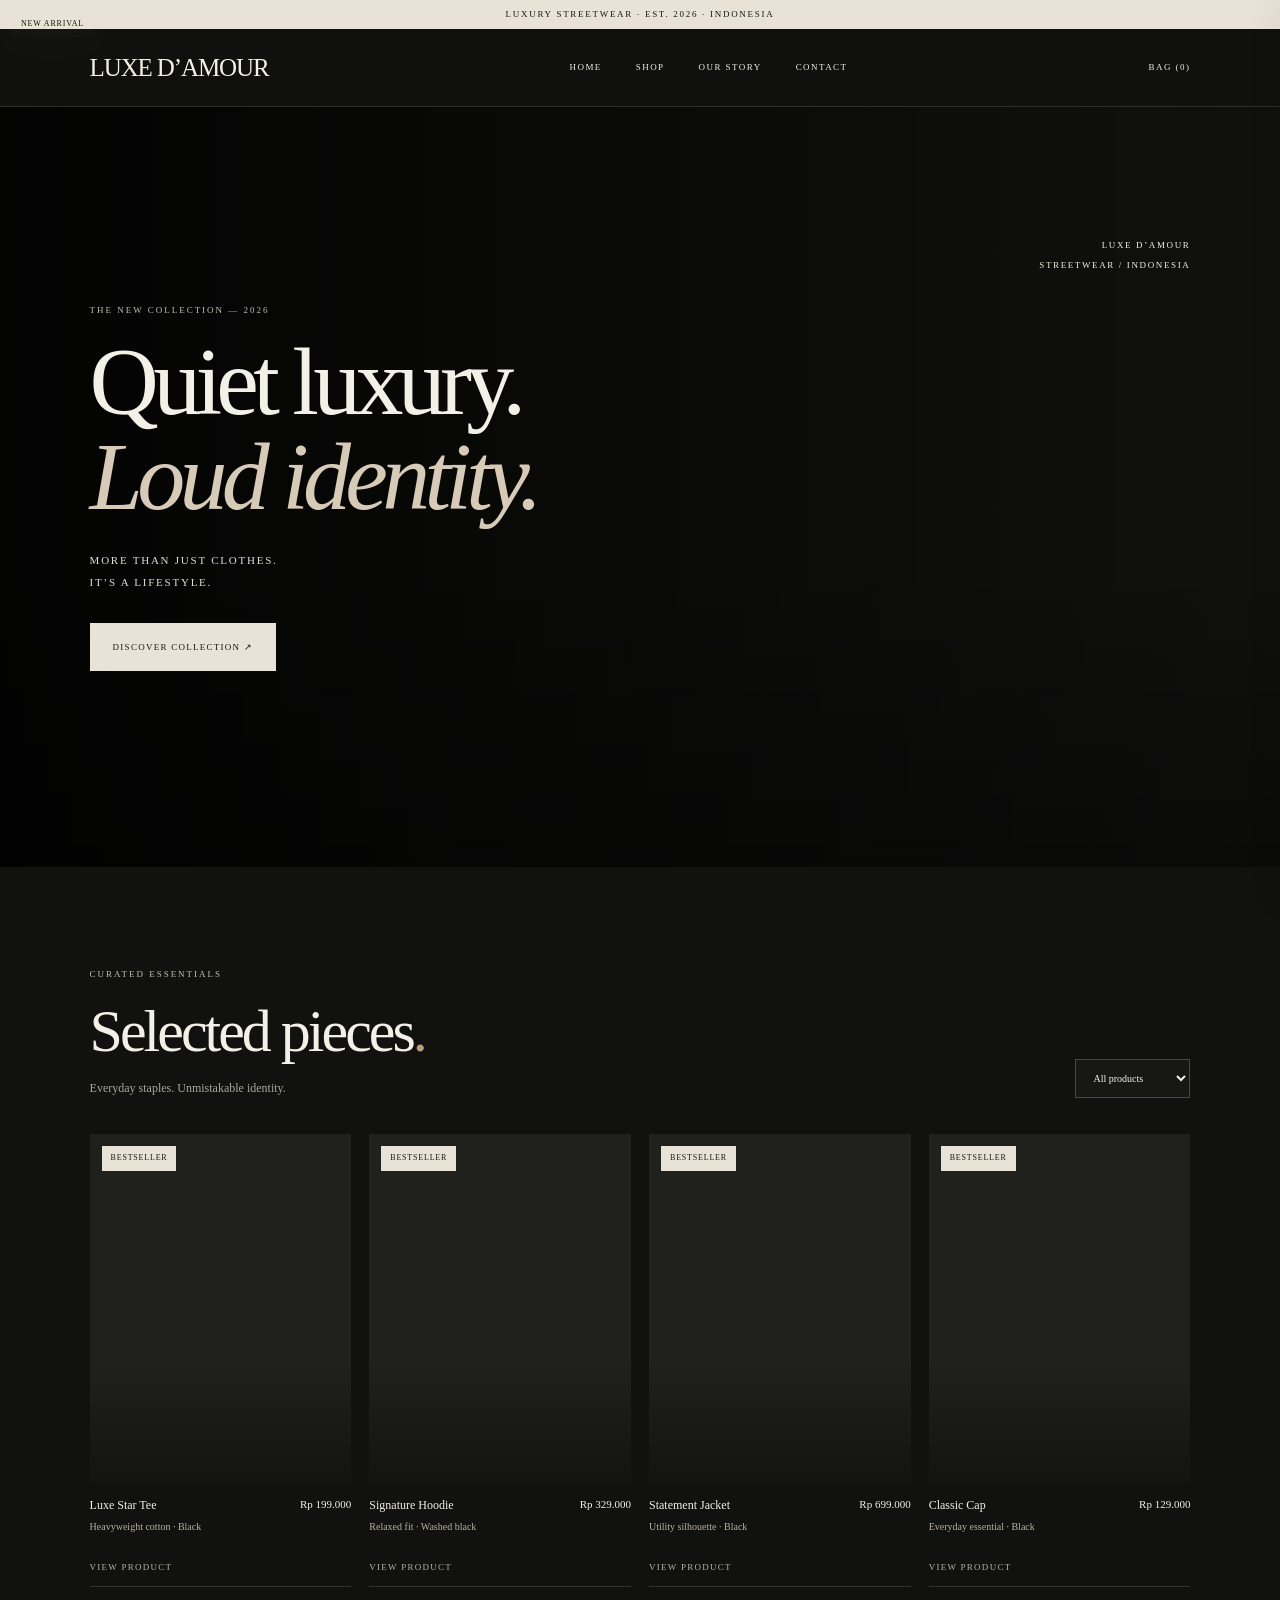
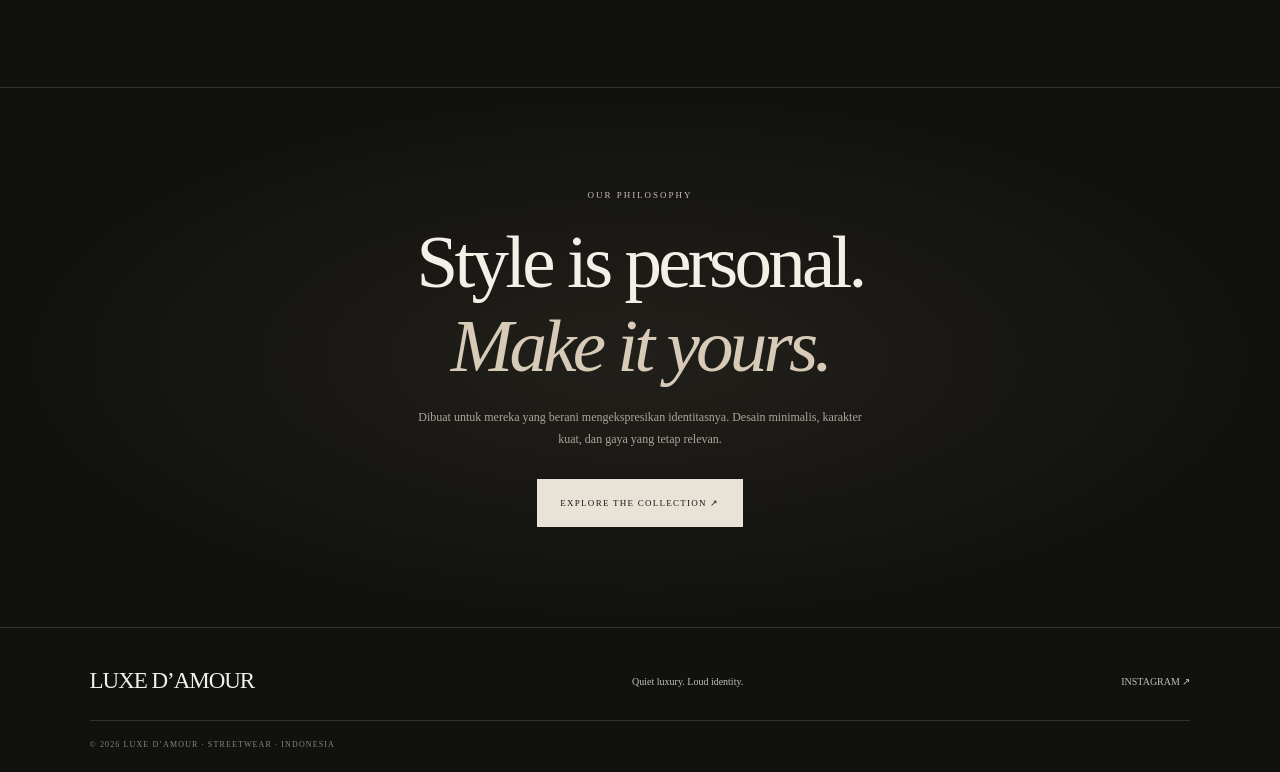
<file: index.html>
<!DOCTYPE html>
<html lang="id">
<head>
  <meta charset="UTF-8">
  <meta name="viewport" content="width=device-width, initial-scale=1.0">
  <title>LUXE D’AMOUR | Luxury Streetwear</title>

  <link rel="preconnect" href="https://fonts.googleapis.com">
  <link href="https://fonts.googleapis.com/css2?family=DM+Sans:wght@400;500;600&family=Playfair+Display:wght@400;500&display=swap" rel="stylesheet">

  <link rel="stylesheet" href="style.css">
  <script src="script.js" defer></script>
</head>
<body>

  <div class="announcement">
    LUXURY STREETWEAR · EST. 2026 · INDONESIA
  </div>

  <header class="site-header">
    <a href="#home" class="logo">LUXE D’AMOUR</a>

    <nav class="navigation" id="navigation">
      <a href="#home">HOME</a>
      <a href="shop.html">SHOP</a>
      <a href="story.html">OUR STORY</a>
      <a href="contact.html">CONTACT</a>
    </nav>

    <button class="cart-button" id="open-cart">
      BAG (<span id="cart-count">0</span>)
    </button>
  </header>

  <main>
    <section class="hero" id="home">
      <div class="hero-image"></div>

      <div class="hero-content">
        <p class="eyebrow">THE NEW COLLECTION — 2026</p>

        <h1>
          Quiet luxury.<br>
          <em>Loud identity.</em>
        </h1>

        <p class="hero-description">
          More than just clothes.<br>
          It’s a lifestyle.
        </p>

        <a href="#shop" class="button">DISCOVER COLLECTION ↗</a>
      </div>

      <div class="hero-caption">
        LUXE D’AMOUR<br>
        STREETWEAR / INDONESIA
      </div>
    </section>

    <section class="shop section-wrap" id="shop">
      <div class="section-heading">
        <div>
          <p class="eyebrow">CURATED ESSENTIALS</p>
          <h2>Selected pieces<span>.</span></h2>
          <p class="muted">Everyday staples. Unmistakable identity.</p>
        </div>

        <label>
          <span class="visually-hidden">Filter produk</span>
          <select id="product-filter">
            <option value="all">All products</option>
            <option value="tops">Tops</option>
            <option value="outerwear">Outerwear</option>
            <option value="accessories">Accessories</option>
          </select>
        </label>
      </div>

      <div class="product-grid">

        <article class="product-card" data-product-card data-category="tops">
          
<a href="./product.html?id=tee"
   class="product-image image-tee">
  <span class="product-label">BESTSELLER</span>
  <span class="quick-add">VIEW PRODUCT ↗</span>
</a>

            <span class="product-label">BESTSELLER</span>
            <span class="quick-add">＋ ADD TO BAG</span>
          </button>
          <div class="product-info">
            <div>
              <h3>Luxe Star Tee</h3>
              <p>Heavyweight cotton · Black</p>
            </div>
            <span>Rp 199.000</span>
          </div>
          
<a href="./product.html?id=tee" class="add-link">
  VIEW PRODUCT
</a>

        </article>

        <article class="product-card" data-product-card data-category="outerwear">
          
<a href="./product.html?id=layer"
   class="product-image image-hoodie">
  <span class="product-label">BESTSELLER</span>
  <span class="quick-add">VIEW PRODUCT ↗</span>
</a>

            <span class="quick-add">＋ ADD TO BAG</span>
          </button>
          <div class="product-info">
            <div>
              <h3>Signature Hoodie</h3>
              <p>Relaxed fit · Washed black</p>
            </div>
            <span>Rp 329.000</span>
          </div>
          
<a href="./product.html?id=layer" class="add-link">
  VIEW PRODUCT
</a>

        </article>

        <article class="product-card" data-product-card data-category="outerwear">
          
<a href="./product.html?id=jacket"
   class="product-image image-jacket">
  <span class="product-label">BESTSELLER</span>
  <span class="quick-add">VIEW PRODUCT ↗</span>
</a>

            <span class="product-label">NEW ARRIVAL</span>
            <span class="quick-add">＋ ADD TO BAG</span>
          </button>
          <div class="product-info">
            <div>
              <h3>Statement Jacket</h3>
              <p>Utility silhouette · Black</p>
            </div>
            <span>Rp 699.000</span>
          </div>
          <a href="./product.html?id=jacket" class="add-link">
  VIEW PRODUCT
</a>
        </article>

        <article class="product-card" data-product-card data-category="accessories">
          
<a href="./product.html?id=cap"
   class="product-image image-cap">
  <span class="product-label">BESTSELLER</span>
  <span class="quick-add">VIEW PRODUCT ↗</span>
</a>

            <span class="quick-add">＋ ADD TO BAG</span>
          </button>
          <div class="product-info">
            <div>
              <h3>Classic Cap</h3>
              <p>Everyday essential · Black</p>
            </div>
            <span>Rp 129.000</span>
          </div>
         <a href="./product.html?id=cap" class="add-link">
  VIEW PRODUCT
</a>
        </article>

      </div>
    </section>

    <section class="story section-wrap" id="story">
      <p class="eyebrow">OUR PHILOSOPHY</p>
      <h2>Style is personal.<br><em>Make it yours.</em></h2>
      <p class="muted">
        Dibuat untuk mereka yang berani mengekspresikan identitasnya.
        Desain minimalis, karakter kuat, dan gaya yang tetap relevan.
      </p>
      <a href="#shop" class="button">EXPLORE THE COLLECTION ↗</a>
    </section>
  </main>

  <footer class="footer" id="contact">
    <a href="#home" class="logo">LUXE D’AMOUR</a>
    <p>Quiet luxury. Loud identity.</p>
    <a href="https://www.instagram.com/warysss__/" target="_blank" rel="noopener noreferrer">
      INSTAGRAM ↗
    </a>
    <div class="footer-bottom">
      © 2026 LUXE D’AMOUR · STREETWEAR · INDONESIA
    </div>
  </footer>

  <div class="overlay" id="overlay"></div>

  <aside class="cart-panel" id="cart-panel" aria-hidden="true">
    <div class="cart-heading">
      <div>
        <p class="eyebrow">YOUR SELECTION</p>
        <h2>Shopping bag</h2>
      </div>
      <button id="close-cart" class="close-cart" aria-label="Tutup keranjang">×</button>
    </div>

    <div id="cart-items" class="cart-items"></div>

    <div class="cart-footer">
      <div class="cart-total-row">
        <span>Subtotal</span>
        <strong id="cart-total">Rp 0</strong>
      </div>

      <button id="checkout-button" class="button checkout-button">
        CONTINUE TO CHECKOUT ↗
      </button>
    </div>
  </aside>

  <div class="toast" id="toast" role="status"></div>

</body>
</html>
</file>
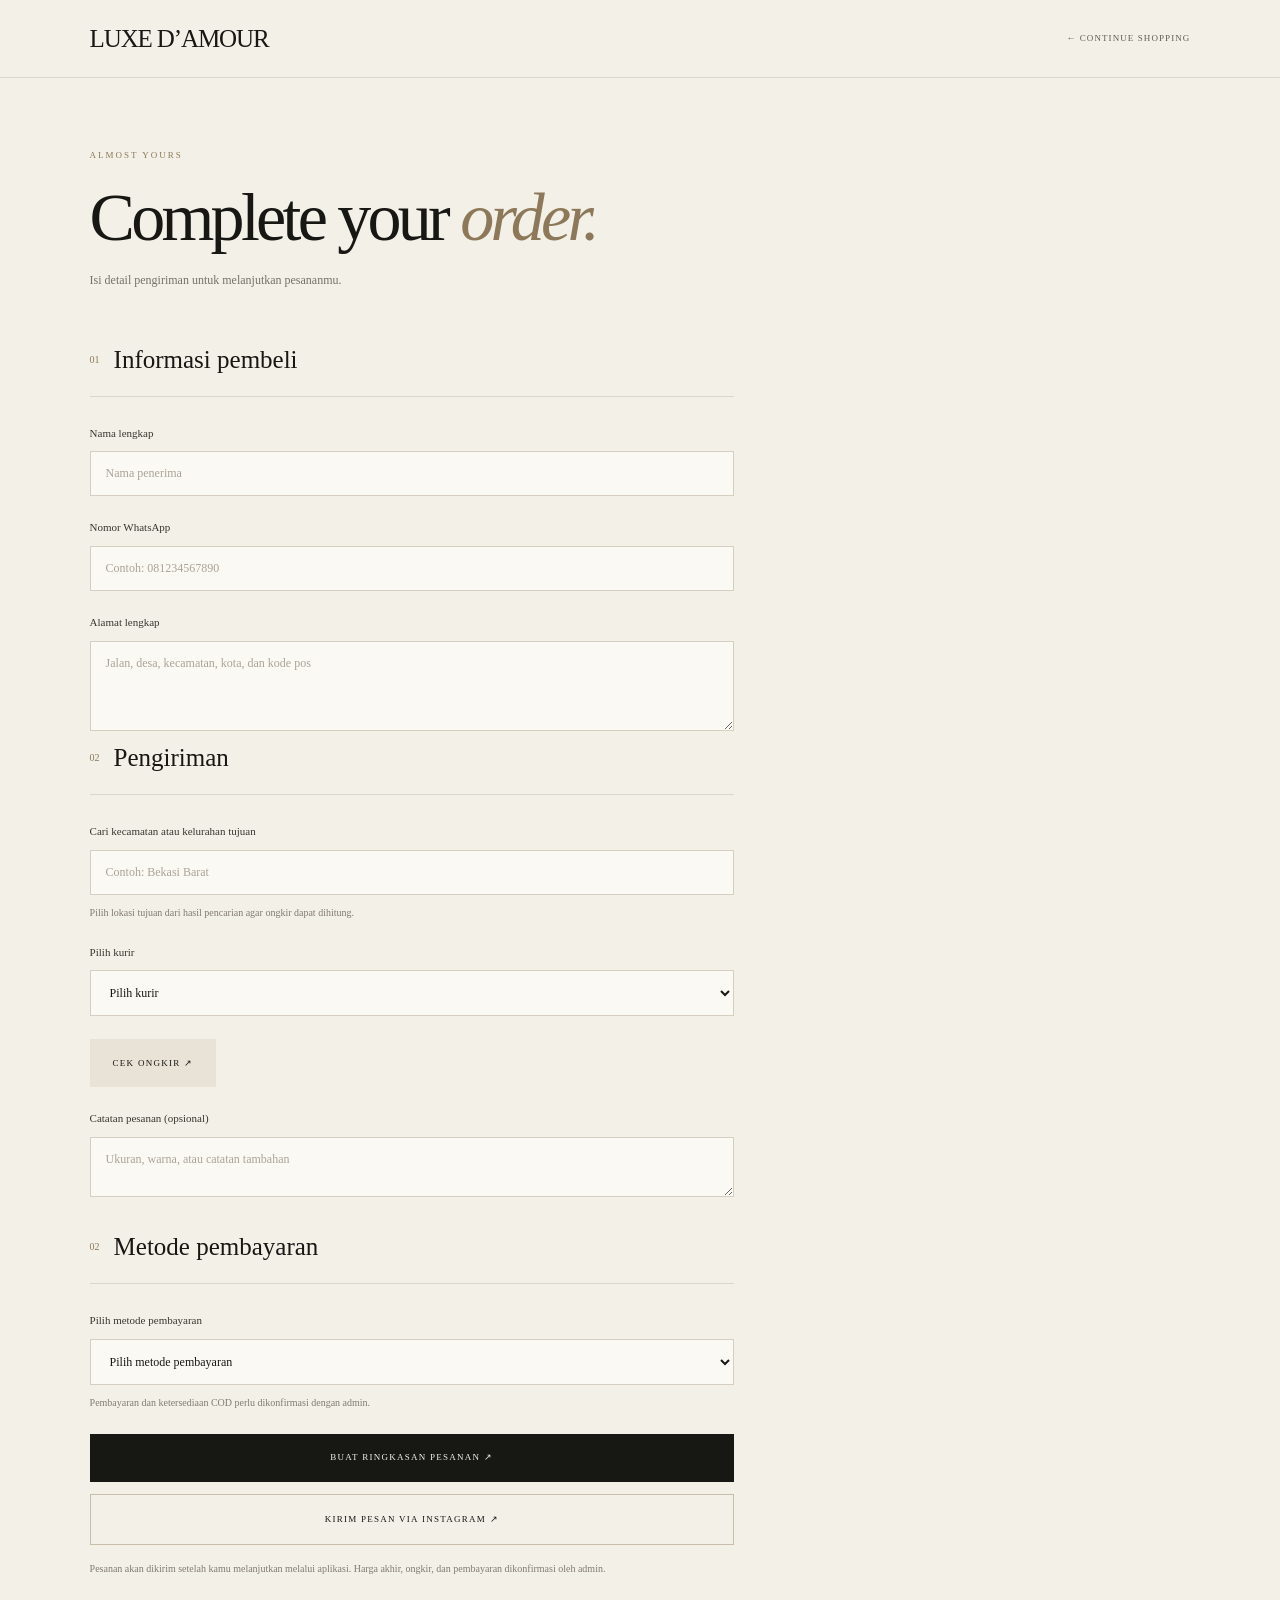
<file: checkout.html>
<!DOCTYPE html>
<html lang="id">
<head>
  <meta charset="UTF-8">
  <meta name="viewport" content="width=device-width, initial-scale=1.0">

  <title>Checkout | LUXE D’AMOUR</title>

  <link rel="preconnect" href="https://fonts.googleapis.com">
  <link href="https://fonts.googleapis.com/css2?family=DM+Sans:wght@400;500;600&family=Playfair+Display:wght@400;500&display=swap" rel="stylesheet">

  <link rel="stylesheet" href="style.css">
  <script src="checkout.js" defer></script>
</head>

<body class="checkout-page">

  <header class="checkout-header">
    <a href="./index.html" class="logo">LUXE D’AMOUR</a>

    <a href="./index.html#shop" class="back-to-shop">
      ← CONTINUE SHOPPING
    </a>
  </header>

  <main class="checkout-container">

    <div class="checkout-intro">
      <p class="eyebrow">ALMOST YOURS</p>
      <h1>Complete your <em>order.</em></h1>
      <p>Isi detail pengiriman untuk melanjutkan pesananmu.</p>
    </div>

    <div class="checkout-layout">

      <section class="checkout-form-section">
        <div class="checkout-section-heading">
          <span>01</span>
          <h2>Informasi pembeli</h2>
        </div>

        <form id="checkout-form">

          <div class="form-field">
            <label for="buyer-name">Nama lengkap</label>
            <input
              id="buyer-name"
              name="name"
              type="text"
              placeholder="Nama penerima"
              autocomplete="name"
              required
            >
          </div>

          <div class="form-field">
            <label for="buyer-phone">Nomor WhatsApp</label>
            <input
              id="buyer-phone"
              name="phone"
              type="tel"
              placeholder="Contoh: 081234567890"
              autocomplete="tel"
              required
            >
          </div>

          <div class="form-field">
            <label for="buyer-address">Alamat lengkap</label>
            <textarea
              id="buyer-address"
              name="address"
              rows="4"
              placeholder="Jalan, desa, kecamatan, kota, dan kode pos"
              autocomplete="street-address"
              required
            ></textarea>
            <div class="checkout-section-heading">
  <span>02</span>
  <h2>Pengiriman</h2>
</div>

<div class="form-field">
  <label for="shipping-destination">Cari kecamatan atau kelurahan tujuan</label>
  <input
    type="text"
    id="shipping-destination"
    placeholder="Contoh: Bekasi Barat"
    autocomplete="off"
  >
  <div id="destination-results"></div>
  <input type="hidden" id="destination-id">
  <p class="field-note">
    Pilih lokasi tujuan dari hasil pencarian agar ongkir dapat dihitung.
  </p>
</div>

<div class="form-field">
  <label for="shipping-courier">Pilih kurir</label>
  <select id="shipping-courier">
    <option value="">Pilih kurir</option>
    <option value="jne">JNE</option>
    <option value="jnt">J&T</option>
    <option value="sicepat">SiCepat</option>
    <option value="pos">POS Indonesia</option>
    <option value="tiki">TIKI</option>
  </select>
</div>

<button type="button" id="check-shipping" class="button">
  CEK ONGKIR ↗
</button>

<div id="shipping-results"></div>
          </div>

          <div class="form-field">
            <label for="buyer-note">Catatan pesanan (opsional)</label>
            <textarea
              id="buyer-note"
              name="note"
              rows="2"
              placeholder="Ukuran, warna, atau catatan tambahan"
                        ></textarea>
          </div>

          <div class="checkout-section-heading">
            <span>02</span>
            <h2>Metode pembayaran</h2>
          </div>

          <div class="form-field">
            <label for="payment-method">Pilih metode pembayaran</label>
            <select
              id="payment-method"
              name="payment"
              required
            >
              <option value="">Pilih metode pembayaran</option>
              <option value="Transfer bank">Transfer bank</option>
              <option value="E-wallet">E-wallet</option>
              <option value="COD (konfirmasi terlebih dahulu)">
                COD (konfirmasi terlebih dahulu)
              </option>
            </select>
            <p class="field-note">
              Pembayaran dan ketersediaan COD perlu dikonfirmasi dengan admin.
            </p>
          </div>

         <div class="checkout-actions">
  <button
    type="submit"
    id="place-order"
    class="button place-order-button"
  >
    BUAT RINGKASAN PESANAN ↗
  </button>

  <button
    type="button"
    id="instagram-order"
    class="button instagram-order-button"
  >
    KIRIM PESAN VIA INSTAGRAM ↗
  </button>
</div>

<p class="checkout-disclaimer">
  Pesanan akan dikirim setelah kamu melanjutkan melalui aplikasi.
  Harga akhir, ongkir, dan pembayaran dikonfirmasi oleh admin.
</p>

        </form>
      </section>
    </div>
  </main>

</body>
</html>
</file>
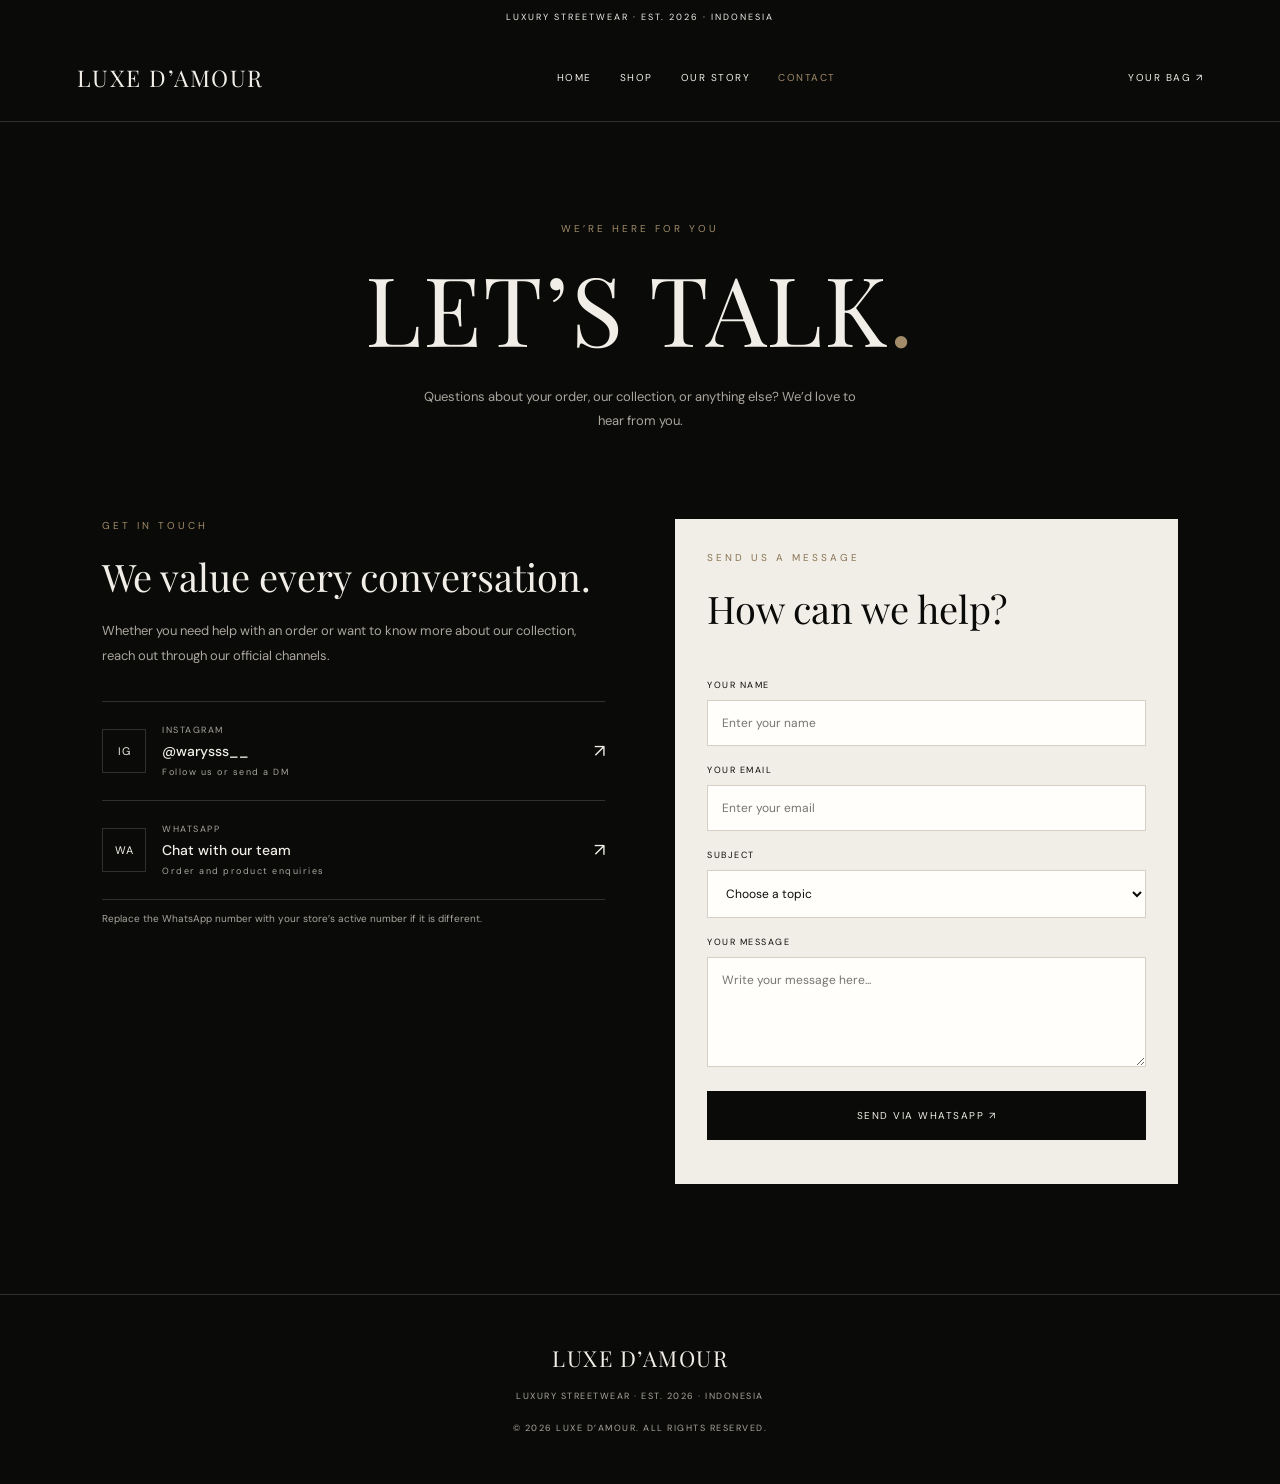
<file: contact.html>
<!DOCTYPE html>
<html lang="en">
<head>
  <meta charset="UTF-8">
  <meta name="viewport" content="width=device-width, initial-scale=1.0">

  <title>Contact | LUXE D’AMOUR</title>

  <link rel="preconnect" href="https://fonts.googleapis.com">
  <link rel="preconnect" href="https://fonts.gstatic.com" crossorigin>
  <link href="https://fonts.googleapis.com/css2?family=DM+Sans:wght@400;500;600&family=Playfair+Display:wght@400;500&display=swap" rel="stylesheet">

  <link rel="stylesheet" href="contact.css">
</head>
<body>

  <div class="announcement">
    LUXURY STREETWEAR · EST. 2026 · INDONESIA
  </div>

  <header class="contact-header">
    <a href="index.html" class="brand">LUXE D’AMOUR</a>

    <nav class="contact-nav">
      <a href="index.html">HOME</a>
      <a href="shop.html">SHOP</a>
      <a href="index.html#story">OUR STORY</a>
      <a href="contact.html" class="active">CONTACT</a>
    </nav>

    <a href="checkout.html" class="bag-link">YOUR BAG ↗</a>
  </header>

  <main>
    <section class="contact-hero">
      <p class="eyebrow">WE’RE HERE FOR YOU</p>
      <h1>LET’S TALK<span>.</span></h1>
      <p class="hero-description">
        Questions about your order, our collection, or anything else?
        We’d love to hear from you.
      </p>
    </section>

    <section class="contact-content">

      <div class="contact-details">
        <p class="section-label">GET IN TOUCH</p>
        <h2>We value every conversation.</h2>
        <p class="details-description">
          Whether you need help with an order or want to know more
          about our collection, reach out through our official channels.
        </p>

        <a class="contact-card"
           href="https://www.instagram.com/warysss__/"
           target="_blank"
           rel="noopener noreferrer">
          <span class="contact-icon">IG</span>
          <span class="contact-card-text">
            <small>INSTAGRAM</small>
            <strong>@warysss__</strong>
            <small>Follow us or send a DM</small>
          </span>
          <span class="contact-arrow">↗</span>
        </a>

        <a class="contact-card"
           href="https://wa.me/6281234567890"
           target="_blank"
           rel="noopener noreferrer">
          <span class="contact-icon">WA</span>
          <span class="contact-card-text">
            <small>WHATSAPP</small>
            <strong>Chat with our team</strong>
            <small>Order and product enquiries</small>
          </span>
          <span class="contact-arrow">↗</span>
        </a>

        <p class="contact-note">
          Replace the WhatsApp number with your store’s active number
          if it is different.
        </p>
      </div>

      <div class="contact-form-wrap">
        <p class="section-label">SEND US A MESSAGE</p>
        <h2>How can we help?</h2>

        <form id="contact-form">
          <label for="contact-name">YOUR NAME</label>
          <input
            type="text"
            id="contact-name"
            name="name"
            placeholder="Enter your name"
            required
          >

          <label for="contact-email">YOUR EMAIL</label>
          <input
            type="email"
            id="contact-email"
            name="email"
            placeholder="Enter your email"
            required
          >

          <label for="contact-subject">SUBJECT</label>
          <select id="contact-subject" name="subject" required>
            <option value="">Choose a topic</option>
            <option value="Order enquiry">Order enquiry</option>
            <option value="Product information">Product information</option>
            <option value="Shipping">Shipping</option>
            <option value="Other">Other</option>
          </select>

          <label for="contact-message">YOUR MESSAGE</label>
          <textarea
            id="contact-message"
            name="message"
            rows="5"
            placeholder="Write your message here..."
            required
          ></textarea>

          <button type="submit">SEND VIA WHATSAPP ↗</button>

          <p id="form-status" role="status" aria-live="polite"></p>
        </form>
      </div>

    </section>
  </main>

  <footer class="contact-footer">
    <a href="index.html" class="footer-brand">LUXE D’AMOUR</a>
    <p>LUXURY STREETWEAR · EST. 2026 · INDONESIA</p>
    <span>© 2026 LUXE D’AMOUR. ALL RIGHTS RESERVED.</span>
  </footer>

  <script src="contact.js"></script>
</body>
</html>
</file>
<file: style.css>
css
/* =================================
   LUXE D'AMOUR — LUXURY STREETWEAR
   ================================= */

:root {
  --black: #0a0a09;
  --ivory: #f1eee7;
  --gray: #aaa69e;
  --line: rgba(241, 238, 231, 0.17);
  --gold: #a18b69;
  --serif: "Playfair Display", Georgia, serif;
  --sans: "DM Sans", Arial, sans-serif;
}

* {
  box-sizing: border-box;
  margin: 0;
  padding: 0;
}

html {
  scroll-behavior: smooth;
  scroll-padding-top: 100px;
}

body {
  background: var(--black);
  color: var(--ivory);
  font-family: var(--sans);
  font-size: 14px;
  line-height: 1.6;
}

body.no-scroll {
  overflow: hidden;
}

a {
  color: inherit;
  text-decoration: none;
}

button,
select {
  font: inherit;
}

button {
  color: inherit;
}

button:focus-visible,
a:focus-visible,
select:focus-visible {
  outline: 2px solid var(--gold);
  outline-offset: 4px;
}

.announcement {
  min-height: 29px;
  display: flex;
  align-items: center;
  justify-content: center;
  padding: 7px 12px;
  background: var(--ivory);
  color: var(--black);
  font-size: 9px;
  letter-spacing: 0.19em;
  text-align: center;
}

/* NAVIGATION */

.site-header {
  height: 78px;
  padding: 0 7%;
  display: flex;
  justify-content: space-between;
  align-items: center;
  gap: 24px;
  position: sticky;
  top: 0;
  z-index: 20;
  background: rgba(10, 10, 9, 0.96);
  border-bottom: 1px solid var(--line);
  backdrop-filter: blur(15px);
}

.logo {
  font-family: var(--serif);
  font-size: 25px;
  letter-spacing: -0.045em;
  white-space: nowrap;
}

.navigation {
  display: flex;
  align-items: center;
  gap: 34px;
}

.navigation a,
.cart-button {
  font-size: 9px;
  letter-spacing: 0.16em;
}

.navigation a {
  color: #c4c0b8;
  transition: color 0.2s ease;
}

.navigation a:hover {
  color: var(--ivory);
}

.cart-button {
  background: none;
  border: 0;
  cursor: pointer;
  white-space: nowrap;
}

.mobile-menu-toggle {
  display: none;
}

/* BUTTONS */

.button {
  min-height: 48px;
  padding: 0 22px;
  display: inline-flex;
  align-items: center;
  justify-content: center;
  gap: 20px;
  background: var(--ivory);
  color: var(--black);
  border: 1px solid var(--ivory);
  font-size: 9px;
  letter-spacing: 0.14em;
  cursor: pointer;
  transition:
    background 0.2s ease,
    color 0.2s ease,
    border-color 0.2s ease;
}

.button:hover {
  background: transparent;
  color: var(--ivory);
}

.button:disabled {
  opacity: 0.45;
  cursor: not-allowed;
}

/* HERO */

.hero {
  min-height: 620px;
  height: min(760px, calc(100svh - 107px));
  position: relative;
  display: flex;
  align-items: center;
  overflow: hidden;
}

.hero-image {
  position: absolute;
  inset: 0;
  background-image:
    url("https://images.unsplash.com/photo-1523398002811-999ca8dec234?auto=format&fit=crop&w=2200&q=90");
  background-size: cover;
  background-position: center 45%;
  filter: grayscale(1);
  transform: scale(1.01);
}

.hero::before {
  content: "";
  position: absolute;
  inset: 0;
  z-index: 1;
  background:
    linear-gradient(
      90deg,
      rgba(0, 0, 0, 0.84),
      rgba(0, 0, 0, 0.5) 40%,
      rgba(0, 0, 0, 0.05) 100%
    ),
    linear-gradient(
      0deg,
      rgba(0, 0, 0, 0.35),
      transparent 40%
    );
}

.hero-content {
  position: relative;
  z-index: 2;
  margin-left: 7%;
  padding: 50px 0;
  max-width: 650px;
}

.eyebrow {
  margin-bottom: 17px;
  color: #c3bfb5;
  font-size: 9px;
  letter-spacing: 0.22em;
  text-transform: uppercase;
}

.hero h1 {
  margin-bottom: 25px;
  font-family: var(--serif);
  font-size: clamp(55px, 7.5vw, 100px);
  font-weight: 400;
  line-height: 0.99;
  letter-spacing: -0.06em;
}

.hero h1 em,
.story h2 em {
  color: #d0c9bc;
  font-weight: 400;
}

.hero-description {
  margin-bottom: 30px;
  color: #e3dfd6;
  font-size: 11px;
  line-height: 2;
  letter-spacing: 0.16em;
  text-transform: uppercase;
}

.hero-caption {
  position: absolute;
  z-index: 2;
  top: 17%;
  right: 7%;
  font-size: 9px;
  line-height: 2.2;
  letter-spacing: 0.18em;
  text-align: right;
}

/* PRODUCT SECTION */

.section-wrap {
  padding: 100px 7%;
}

.section-heading {
  margin-bottom: 36px;
  display: flex;
  justify-content: space-between;
  align-items: end;
  gap: 25px;
}

.section-heading h2,
.story h2 {
  font-family: var(--serif);
  font-size: clamp(39px, 4.8vw, 60px);
  font-weight: 400;
  line-height: 1.12;
  letter-spacing: -0.05em;
}

.section-heading h2 span {
  color: var(--gold);
}

.muted {
  margin-top: 13px;
  color: var(--gray);
  font-size: 12px;
}

#product-filter {
  padding: 12px 30px 12px 13px;
  border: 1px solid var(--line);
  background: var(--black);
  color: var(--ivory);
  font-size: 10px;
  cursor: pointer;
}

#product-filter option {
  background: var(--black);
}

.product-grid {
  display: grid;
  grid-template-columns: repeat(4, minmax(0, 1fr));
  gap: 18px;
}

.product-card {
  min-width: 0;
}

.product-card[hidden] {
  display: none;
}

.product-image {
  position: relative;
  display: block;
  width: 100%;
  aspect-ratio: 3 / 4;
  overflow: hidden;
  border: 0;
  background-color: #1b1b19;
  background-position: center;
  background-size: cover;
  cursor: pointer;
  transition: filter 0.25s ease;
}

.product-image:hover {
  filter: brightness(1.12);
}

.product-image::after {
  content: "";
  position: absolute;
  inset: 0;
  background: linear-gradient(
    0deg,
    rgba(0, 0, 0, 0.4),
    transparent 35%
  );
  pointer-events: none;
}

.image-tee {
  background-image:
    url("https://images.unsplash.com/photo-1521572163474-6864f9cf17ab?auto=format&fit=crop&w=900&q=85");
}

.image-hoodie {
  background-image:
    url("https://images.unsplash.com/photo-1556821840-3a63f95609a7?auto=format&fit=crop&w=900&q=85");
}

.image-jacket {
  background-image:
    url("https://images.unsplash.com/photo-1551028719-00167b16eac5?auto=format&fit=crop&w=900&q=85");
}

.image-cap {
  background-image:
    url("https://images.unsplash.com/photo-1588850561407-ed78c282e89b?auto=format&fit=crop&w=900&q=85");
}

.product-label {
  position: absolute;
  z-index: 2;
  top: 12px;
  left: 12px;
  padding: 6px 9px;
  background: var(--ivory);
  color: var(--black);
  font-size: 8px;
  letter-spacing: 0.1em;
}

.quick-add {
  position: absolute;
  z-index: 2;
  right: 12px;
  bottom: 12px;
  left: 12px;
  padding: 12px 8px;
  background: var(--ivory);
  color: var(--black);
  font-size: 9px;
  letter-spacing: 0.13em;
  opacity: 0;
  transform: translateY(7px);
  transition:
    opacity 0.2s ease,
    transform 0.2s ease;
}

.product-image:hover .quick-add,
.product-image:focus-visible .quick-add {
  opacity: 1;
  transform: translateY(0);
}

.product-info {
  padding-top: 13px;
  display: flex;
  justify-content: space-between;
  align-items: start;
  gap: 10px;
}

.product-info h3 {
  font-size: 12px;
  font-weight: 500;
}

.product-info p {
  margin-top: 4px;
  color: var(--gray);
  font-size: 10px;
}

.product-info > span {
  font-size: 11px;
  white-space: nowrap;
}

.add-link {
  width: 100%;
  margin-top: 13px;
  padding: 12px 0;
  display: block;
  border: 0;
  border-bottom: 1px solid var(--line);
  background: transparent;
  color: #d6d2ca;
  text-align: left;
  font-size: 9px;
  letter-spacing: 0.14em;
  cursor: pointer;
  transition: color 0.2s ease;
}

.add-link:hover {
  color: var(--gold);
}

/* BRAND STORY */

.story {
  border-top: 1px solid var(--line);
  text-align: center;
  background:
    radial-gradient(
      ellipse at center,
      rgba(161, 139, 105, 0.08),
      transparent 65%
    );
}

.story h2 {
  margin-bottom: 18px;
  font-size: clamp(45px, 6vw, 75px);
}

.story .muted {
  max-width: 470px;
  margin: 0 auto 28px;
  line-height: 1.9;
}

/* FOOTER */

.footer {
  padding: 35px 7% 20px;
  border-top: 1px solid var(--line);
  display: flex;
  align-items: center;
  justify-content: space-between;
  flex-wrap: wrap;
  gap: 20px;
}

.footer .logo {
  font-size: 23px;
}

.footer > p,
.footer > a:not(.logo) {
  color: #c4c0b8;
  font-size: 10px;
}

.footer-bottom {
  flex-basis: 100%;
  padding-top: 18px;
  border-top: 1px solid var(--line);
  color: #88867f;
  font-size: 8px;
  letter-spacing: 0.14em;
}


/* CART DRAWER — SIMPLE IVORY LUXURY */

.overlay {
  position: fixed;
  inset: 0;
  z-index: 40;
  background: rgba(20, 20, 18, 0.38);
  opacity: 0;
  visibility: hidden;
  transition: opacity 0.25s ease, visibility 0.25s ease;
}

.overlay.is-visible {
  opacity: 1;
  visibility: visible;
}

.cart-panel {
  position: fixed;
  z-index: 41;
  top: 0;
  right: 0;
  bottom: 0;
  width: min(430px, 100%);
  padding: 30px;
  display: flex;
  flex-direction: column;
  background: #f7f5ef;
  color: #171714;
  border-left: 1px solid #e5e1d8;
  box-shadow: -10px 0 35px rgba(0, 0, 0, 0.08);
  transform: translateX(102%);
  transition: transform 0.3s ease;
}

.cart-panel.is-open {
  transform: translateX(0);
}

.cart-panel .eyebrow {
  color: #827b70;
  font-size: 9px;
  letter-spacing: 0.18em;
}

.cart-heading {
  display: flex;
  justify-content: space-between;
  align-items: center;
  padding-bottom: 22px;
  border-bottom: 1px solid #ded9cf;
}

.cart-heading h2 {
  font-family: var(--serif);
  font-size: 30px;
  font-weight: 400;
  letter-spacing: -0.04em;
}

.close-cart {
  width: 36px;
  height: 36px;
  display: grid;
  place-items: center;
  border: 1px solid #ded9cf;
  border-radius: 50%;
  background: transparent;
  color: #171714;
  font-size: 25px;
  cursor: pointer;
  transition: background 0.2s ease, color 0.2s ease;
}

.close-cart:hover {
  background: #171714;
  color: #f7f5ef;
}

.cart-items {
  flex: 1;
  overflow-y: auto;
  padding: 8px 0;
}

.empty-cart {
  min-height: 250px;
  display: flex;
  flex-direction: column;
  align-items: center;
  justify-content: center;
  color: #777166;
  text-align: center;
}

.empty-cart p {
  margin-bottom: 12px;
  font-family: var(--serif);
  font-size: 25px;
  color: #171714;
}

.empty-cart a {
  color: #615b51;
  font-size: 9px;
  letter-spacing: 0.12em;
  text-decoration: underline;
  text-underline-offset: 4px;
}

.cart-row {
  padding: 20px 0;
  display: grid;
  grid-template-columns: 1fr auto;
  gap: 12px;
  border-bottom: 1px solid #e2ddd3;
}

.cart-row-name {
  margin-bottom: 5px;
  color: #171714;
  font-size: 13px;
  font-weight: 500;
}

.cart-row-price,
.cart-line-total {
  color: #777166;
  font-size: 11px;
}

.cart-line-total {
  color: #171714;
  white-space: nowrap;
}

.quantity-control {
  margin-top: 12px;
  display: flex;
  align-items: center;
  gap: 12px;
}

.quantity-control button {
  width: 29px;
  height: 29px;
  border: 1px solid #ded9cf;
  border-radius: 50%;
  background: transparent;
  color: #171714;
  cursor: pointer;
  transition: background 0.2s ease, color 0.2s ease;
}

.quantity-control button:hover {
  background: #171714;
  color: #f7f5ef;
}

.quantity-control span {
  min-width: 14px;
  color: #171714;
  font-size: 12px;
  text-align: center;
}

.remove-item {
  margin-top: 10px;
  padding: 3px 0;
  border: 0;
  background: transparent;
  color: #827b70;
  font-size: 10px;
  cursor: pointer;
  text-decoration: underline;
  text-underline-offset: 3px;
}

.remove-item:hover {
  color: #171714;
}

.cart-footer {
  padding-top: 22px;
  border-top: 1px solid #ded9cf;
}

.cart-total-row {
  margin-bottom: 20px;
  display: flex;
  justify-content: space-between;
  align-items: center;
  color: #615b51;
  font-size: 12px;
}

.cart-total-row strong {
  color: #171714;
  font-size: 16px;
  font-weight: 500;
}

.cart-panel .checkout-button {
  width: 100%;
  min-height: 51px;
  background: #171714;
  color: #f7f5ef;
  border: 1px solid #171714;
}

.cart-panel .checkout-button:hover:not(:disabled) {
  background: transparent;
  color: #171714;
}

.cart-panel .checkout-button:disabled {
  opacity: 0.45;
  cursor: not-allowed;
}

@media (max-width: 480px) {
  .cart-panel {
    padding: 24px 20px;
  }

  .cart-heading h2 {
    font-size: 27px;
  }
}



/* TOAST MESSAGE */

.toast {
  position: fixed;
  z-index: 60;
  left: 50%;
  bottom: 25px;
  max-width: calc(100% - 30px);
  padding: 13px 20px;
  background: var(--ivory);
  color: var(--black);
  font-size: 11px;
  text-align: center;
  opacity: 0;
  pointer-events: none;
  transform: translate(-50%, 15px);
  transition: 0.2s ease;
}

.toast.show {
  opacity: 1;
  transform: translate(-50%, 0);
}

.visually-hidden {
  position: absolute;
  width: 1px;
  height: 1px;
  padding: 0;
  margin: -1px;
  overflow: hidden;
  clip: rect(0, 0, 0, 0);
  white-space: nowrap;
  border: 0;
}

/* MOBILE */

@media (hover: none) {
  .quick-add {
    opacity: 1;
    transform: none;
  }
}

@media (max-width: 900px) {
  .site-header {
    padding: 0 5%;
  }

  .navigation {
    gap: 18px;
  }

  .logo {
    font-size: 21px;
  }

  .section-wrap {
    padding: 75px 5%;
  }

  .product-grid {
    grid-template-columns: repeat(2, minmax(0, 1fr));
    gap: 28px 15px;
  }
}

@media (max-width: 620px) {
  .site-header {
    height: 66px;
    gap: 10px;
  }

  .logo {
    font-size: 18px;
  }

  .navigation {
    gap: 12px;
  }

  .navigation a {
    font-size: 8px;
    letter-spacing: 0.06em;
  }

  .cart-button {
    font-size: 8px;
    letter-spacing: 0.05em;
  }

  .hero {
    height: 690px;
    min-height: 0;
    max-height: calc(100svh - 95px);
    align-items: end;
  }

  .hero-image {
    background-position: 57% center;
  }

  .hero::before {
    background: linear-gradient(
      0deg,
      rgba(0, 0, 0, 0.9),
      rgba(0, 0, 0, 0.25) 85%
    );
  }

  .hero-content {
    margin: 0;
    padding: 0 7% 75px;
  }

  .hero h1 {
    font-size: clamp(48px, 13vw, 72px);
  }

  .hero-caption {
    top: 25px;
    right: 7%;
    font-size: 8px;
  }

  .section-wrap {
    padding: 65px 5%;
  }

  .section-heading {
    align-items: start;
    flex-direction: column;
  }

  .section-heading h2 {
    font-size: 43px;
  }

  .product-grid {
    gap: 25px 11px;
  }

  .product-info {
    flex-direction: column;
    gap: 4px;
  }

  .product-info h3 {
    font-size: 11px;
  }

  .product-info p {
    font-size: 9px;
  }

  .product-info > span {
    font-size: 10px;
  }

  .quick-add {
    right: 6px;
    bottom: 6px;
    left: 6px;
    padding: 10px 4px;
    font-size: 8px;
  }

  .product-label {
    top: 7px;
    left: 7px;
    padding: 5px;
    font-size: 7px;
  }

  .story h2 {
    font-size: 48px;
  }

  .footer {
    gap: 12px;
  }

  .footer .logo {
    font-size: 19px;
  }

  .footer > p {
    flex-basis: 100%;
    order: 3;
  }

  .footer-bottom {
    line-height: 1.8;
  }

  .cart-panel {
    padding: 22px;
  }
}

/* =================================
   CHECKOUT — IVORY LUXURY
   ================================= */

.checkout-page {
  min-height: 100vh;
  background: #f7f5ef;
  color: #171714;
}

.checkout-header {
  min-height: 78px;
  padding: 18px 7%;
  display: flex;
  align-items: center;
  justify-content: space-between;
  gap: 20px;
  border-bottom: 1px solid #e2ddd3;
}

.checkout-header .logo,
.checkout-footer .logo {
  color: #171714;
}

.back-to-shop {
  color: #625d53;
  font-size: 9px;
  letter-spacing: 0.12em;
}

.back-to-shop:hover {
  color: #171714;
}

.checkout-container {
  width: min(1120px, 86%);
  margin: 0 auto;
  padding: 70px 0 100px;
}

.checkout-intro {
  margin-bottom: 50px;
}

.checkout-intro .eyebrow,
.order-summary .eyebrow {
  color: #827b70;
}

.checkout-intro h1 {
  font-family: var(--serif);
  font-size: clamp(42px, 6vw, 68px);
  font-weight: 400;
  letter-spacing: -0.055em;
  line-height: 1.12;
}

.checkout-intro h1 em {
  color: #8e8069;
  font-weight: 400;
}

.checkout-intro > p:last-child {
  margin-top: 15px;
  color: #777166;
  font-size: 12px;
}

.checkout-layout {
  display: grid;
  grid-template-columns: minmax(0, 1.25fr) minmax(280px, 0.75fr);
  align-items: start;
  gap: 70px;
}

.checkout-section-heading {
  margin-bottom: 28px;
  padding-bottom: 16px;
  display: flex;
  align-items: center;
  gap: 14px;
  border-bottom: 1px solid #ded9cf;
}

.checkout-section-heading > span {
  color: #8e8069;
  font-size: 10px;
}

.checkout-section-heading h2,
.order-summary h2 {
  font-family: var(--serif);
  font-size: 25px;
  font-weight: 400;
}

.form-field {
  margin-bottom: 23px;
}

.form-field label {
  display: block;
  margin-bottom: 9px;
  color: #39362f;
  font-size: 11px;
  font-weight: 500;
}

.form-field input,
.form-field textarea,
.form-field select {
  width: 100%;
  padding: 14px 15px;
  border: 1px solid #ded9cf;
  border-radius: 0;
  outline: none;
  background: #fbfaf6;
  color: #171714;
  font-family: var(--sans);
  font-size: 12px;
  transition: border-color 0.2s ease;
}

.form-field input:focus,
.form-field textarea:focus,
.form-field select:focus {
  border-color: #8e8069;
}

.form-field textarea {
  resize: vertical;
}

.form-field input::placeholder,
.form-field textarea::placeholder {
  color: #aaa398;
}

.payment-heading {
  margin-top: 40px;
}

.field-note {
  margin-top: 9px;
  color: #827b70;
  font-size: 10px;
  line-height: 1.7;
}

.checkout-page .place-order-button {
  width: 100%;
  margin-top: 12px;
  background: #171714;
  color: #f7f5ef;
  border-color: #171714;
}

.checkout-page .place-order-button:hover {
  background: transparent;
  color: #171714;
}

.checkout-disclaimer {
  margin-top: 15px;
  color: #827b70;
  font-size: 10px;
  line-height: 1.8;
}

.order-summary {
  padding: 28px;
  border: 1px solid #e2ddd3;
  background: #fbfaf6;
}

.order-summary h2 {
  margin: 4px 0 24px;
  font-size: 29px;
}

.checkout-items {
  border-top: 1px solid #e2ddd3;
}

.checkout-item {
  padding: 18px 0;
  display: flex;
  justify-content: space-between;
  align-items: start;
  gap: 15px;
  border-bottom: 1px solid #e2ddd3;
}

.checkout-item-name {
  color: #171714;
  font-size: 12px;
}

.checkout-item-detail {
  margin-top: 5px;
  color: #827b70;
  font-size: 10px;
}

.checkout-item-price {
  color: #171714;
  font-size: 11px;
  white-space: nowrap;
}

.summary-total {
  margin-top: 22px;
  display: flex;
  justify-content: space-between;
  align-items: center;
  gap: 12px;
  font-size: 12px;
}

.summary-total strong {
  font-size: 16px;
  font-weight: 500;
}

.shipping-note {
  margin-top: 13px;
  color: #827b70;
  font-size: 10px;
  line-height: 1.8;
}

.edit-cart-link {
  display: inline-block;
  margin-top: 24px;
  color: #625d53;
  font-size: 10px;
  text-decoration: underline;
  text-underline-offset: 4px;
}

.checkout-footer {
  padding: 28px 7%;
  display: flex;
  justify-content: space-between;
  align-items: center;
  flex-wrap: wrap;
  gap: 15px;
  border-top: 1px solid #e2ddd3;
}

.checkout-footer .logo {
  font-size: 20px;
}

.checkout-footer p,
.checkout-footer > span {
  color: #827b70;
  font-size: 9px;
  letter-spacing: 0.1em;
}

@media (max-width: 760px) {
  .checkout-header {
    padding: 18px 5%;
  }

  .checkout-header .logo {
    font-size: 18px;
  }

  .back-to-shop {
    font-size: 8px;
  }

  .checkout-container {
    width: 90%;
    padding: 50px 0 65px;
  }

  .checkout-intro {
    margin-bottom: 35px;
  }

  .checkout-layout {
    grid-template-columns: 1fr;
    gap: 40px;
  }

  .order-summary {
    padding: 22px;
  }

  .checkout-footer {
    padding: 25px 5%;
  }
}

/* CHECKOUT CONTACT BUTTONS */

.checkout-actions {
  display: grid;
  gap: 12px;
  margin-top: 18px;
}

.checkout-actions .place-order-button {
  margin-top: 0;
}

.checkout-page .instagram-order-button {
  width: 100%;
  min-height: 51px;
  background: transparent;
  color: #171714;
  border: 1px solid #c9c2b6;
}

.checkout-page .instagram-order-button:hover {
  background: #eae6dd;
  border-color: #171714;
}

.checkout-page .checkout-disclaimer {
  margin-top: 15px;
}

/* HEADER — LOGO DAN BAG WARNA IVORY */
.site-header .wordmark,
.site-header .wordmark span,
.site-header .header-actions,
.site-header .header-actions a,
.site-header .header-actions button,
.site-header .nav-link {
  color: #f1eee7 !important;
}

/* Angka pada keranjang */
.site-header .cart-count {
  background: #f1eee7;
  color: #0a0a09 !important;
  border: 1px solid #f1eee7;
}

/* Efek hover menu */
.site-header .nav-link:hover {
  color: #c7bda9 !important;
}

/* ==========================================
   LUXE D'AMOUR — WARM LUXURY COLOR UPDATE
   Tambahkan di bagian PALING BAWAH style.css
   ========================================== */

:root {
  --black: #11110F;
  --ivory: #F3F0E8;
  --gray: #AAA69D;
  --line: rgba(243, 240, 232, 0.15);
  --gold: #B7A17D;
}

/* Header: charcoal black with soft ivory typography */
.site-header {
  background: rgba(17, 17, 15, 0.97);
  border-bottom-color: rgba(243, 240, 232, 0.13);
}

.logo,
.navigation a,
.cart-button {
  color: var(--ivory);
}

.navigation a:hover,
.add-link:hover {
  color: var(--gold);
}

/* Announcement strip: warmer ivory */
.announcement {
  background: #E9E3D7;
  color: #171714;
}

/* Main buttons: ivory with a subtle champagne hover */
.button {
  background: #E9E3D7;
  color: #171714;
  border-color: #E9E3D7;
}

.button:hover {
  background: transparent;
  color: var(--ivory);
  border-color: var(--gold);
}

/* Product filter */
#product-filter {
  background: #171714;
  color: #F3F0E8;
  border-color: rgba(243, 240, 232, 0.22);
}

#product-filter option {
  background: #171714;
  color: #F3F0E8;
}

/* Product image cards: deeper charcoal */
.product-image {
  background-color: #20201C;
}

.product-label,
.quick-add {
  background: #E9E3D7;
  color: #171714;
}

.product-info h3,
.product-info > span {
  color: #F3F0E8;
}

.product-info p,
.add-link {
  color: #B8B2A7;
}

/* Story section: understated champagne glow */
.story {
  background:
    radial-gradient(
      ellipse at center,
      rgba(183, 161, 125, 0.10),
      transparent 68%
    );
}

.story h2 em,
.hero h1 em {
  color: #D7CBB7;
}

/* Cart drawer: warm ivory instead of stark white */
.cart-panel {
  background: #F3F0E8;
  color: #171714;
  border-left-color: #DCD5C8;
}

.cart-heading {
  border-bottom-color: #DCD5C8;
}

.cart-panel .eyebrow,
.cart-row-price,
.cart-line-total,
.remove-item,
.cart-total-row,
.empty-cart {
  color: #716B60;
}

.close-cart,
.quantity-control button {
  border-color: #D5CEC1;
  color: #171714;
}

.close-cart:hover,
.quantity-control button:hover {
  background: #171714;
  color: #F3F0E8;
}

.cart-row,
.cart-footer {
  border-color: #DCD5C8;
}

.cart-row-name,
.cart-total-row strong,
.empty-cart p,
.quantity-control span {
  color: #171714;
}

.cart-panel .checkout-button {
  background: #171714;
  color: #F3F0E8;
  border-color: #171714;
}

.cart-panel .checkout-button:hover:not(:disabled) {
  background: transparent;
  color: #171714;
  border-color: #171714;
}

/* Checkout: match the same warm ivory palette */
.checkout-page {
  background: #F3F0E8;
  color: #171714;
}

.checkout-header,
.checkout-footer {
  border-color: #DCD5C8;
}

.checkout-intro .eyebrow,
.order-summary .eyebrow,
.checkout-intro h1 em,
.checkout-section-heading > span {
  color: #8D7959;
}

.form-field input,
.form-field textarea,
.form-field select {
  background: #FBF9F4;
  color: #171714;
  border-color: #D5CEC1;
}

.form-field input:focus,
.form-field textarea:focus,
.form-field select:focus {
  border-color: #9D8763;
}

.order-summary {
  background: #FBF9F4;
  border-color: #DCD5C8;
}

.checkout-items,
.checkout-item,
.checkout-section-heading {
  border-color: #DCD5C8;
}

.checkout-page .place-order-button {
  background: #171714;
  color: #F3F0E8;
  border-color: #171714;
}

.checkout-page .place-order-button:hover {
  background: transparent;
  color: #171714;
}

.checkout-page .instagram-order-button {
  background: transparent;
  color: #171714;
  border-color: #C9BEAA;
}

.checkout-page .instagram-order-button:hover {
  background: #E9E3D7;
  border-color: #9D8763;
}

/* Toast: elegant light notification */
.toast {
  background: #E9E3D7;
  color: #171714;
  border: 1px solid #D5CEC1;
}

/* Keep the color palette comfortable on small screens */
@media (max-width: 620px) {
  .site-header {
    background: rgba(17, 17, 15, 0.98);
  }
}
</file>
<file: contact.css>
:root {
  --black: #0a0a09;
  --ivory: #f1eee7;
  --gray: #aaa69e;
  --line: rgba(241, 238, 231, 0.17);
  --gold: #a18b69;
}

* {
  box-sizing: border-box;
}

html {
  scroll-behavior: smooth;
}

body {
  margin: 0;
  background: var(--black);
  color: var(--ivory);
  font-family: "DM Sans", Arial, sans-serif;
}

a {
  color: inherit;
  text-decoration: none;
}

.announcement {
  padding: 11px 16px;
  background: var(--black);
  color: var(--ivory);
  text-align: center;
  font-size: 9px;
  letter-spacing: 2px;
}

.contact-header {
  min-height: 88px;
  padding: 20px 6%;
  display: flex;
  align-items: center;
  justify-content: space-between;
  gap: 24px;
  border-bottom: 1px solid var(--line);
}

.brand,
.footer-brand {
  font-family: "Playfair Display", Georgia, serif;
  font-size: 23px;
  letter-spacing: 1.5px;
  white-space: nowrap;
}

.contact-nav {
  display: flex;
  justify-content: center;
  gap: 28px;
}

.contact-nav a,
.bag-link {
  font-size: 10px;
  letter-spacing: 1.5px;
  transition: color 0.25s ease;
}

.contact-nav a:hover,
.contact-nav .active,
.bag-link:hover {
  color: var(--gold);
}

.bag-link {
  white-space: nowrap;
}

.contact-hero {
  padding: 100px 20px 85px;
  text-align: center;
}

.eyebrow,
.section-label {
  color: var(--gold);
  font-size: 10px;
  letter-spacing: 3px;
}

.eyebrow {
  margin: 0 0 20px;
}

.contact-hero h1 {
  margin: 0;
  font-family: "Playfair Display", Georgia, serif;
  font-size: clamp(48px, 8vw, 96px);
  font-weight: 400;
  letter-spacing: 2px;
  line-height: 1.1;
}

.contact-hero h1 span {
  color: var(--gold);
}

.hero-description {
  max-width: 450px;
  margin: 24px auto 0;
  color: var(--gray);
  font-size: 13px;
  line-height: 1.9;
}

.contact-content {
  display: grid;
  grid-template-columns: 1fr 1fr;
  gap: 70px;
  padding: 0 8% 110px;
  align-items: start;
}

.section-label {
  margin: 0 0 20px;
}

.contact-details h2,
.contact-form-wrap h2 {
  margin: 0 0 18px;
  font-family: "Playfair Display", Georgia, serif;
  font-size: clamp(27px, 3vw, 38px);
  font-weight: 400;
  line-height: 1.3;
}

.details-description {
  margin: 0 0 32px;
  color: var(--gray);
  font-size: 13px;
  line-height: 1.9;
}

.contact-card {
  display: flex;
  align-items: center;
  gap: 16px;
  padding: 22px 0;
  border-top: 1px solid var(--line);
  transition: color 0.25s ease;
}

.contact-card:last-of-type {
  border-bottom: 1px solid var(--line);
}

.contact-card:hover {
  color: var(--gold);
}

.contact-icon {
  display: grid;
  place-items: center;
  flex: 0 0 44px;
  width: 44px;
  height: 44px;
  border: 1px solid var(--line);
  font-size: 11px;
  letter-spacing: 1px;
}

.contact-card-text {
  display: flex;
  flex: 1;
  flex-direction: column;
  gap: 6px;
}

.contact-card-text small {
  color: var(--gray);
  font-size: 9px;
  letter-spacing: 1.5px;
}

.contact-card-text strong {
  font-size: 14px;
  font-weight: 500;
}

.contact-arrow {
  font-size: 18px;
}

.contact-note {
  color: var(--gray);
  font-size: 10px;
  line-height: 1.7;
}

.contact-form-wrap {
  padding: 32px;
  background: var(--ivory);
  color: var(--black);
}

.contact-form-wrap .section-label {
  color: #897454;
}

.contact-form-wrap h2 {
  margin-bottom: 28px;
}

#contact-form {
  display: flex;
  flex-direction: column;
}

#contact-form label {
  margin: 18px 0 9px;
  font-size: 9px;
  letter-spacing: 1.5px;
}

#contact-form input,
#contact-form select,
#contact-form textarea {
  width: 100%;
  min-width: 0;
  padding: 14px;
  border: 1px solid #d6d0c4;
  border-radius: 0;
  outline: none;
  background: #fffefa;
  color: var(--black);
  font: inherit;
  font-size: 12px;
}

#contact-form input:focus,
#contact-form select:focus,
#contact-form textarea:focus {
  border-color: #897454;
}

#contact-form textarea {
  resize: vertical;
}

#contact-form button {
  margin-top: 24px;
  padding: 17px;
  border: 1px solid var(--black);
  background: var(--black);
  color: var(--ivory);
  font-family: inherit;
  font-size: 10px;
  letter-spacing: 1.5px;
  cursor: pointer;
  transition: background 0.25s ease, color 0.25s ease;
}

#contact-form button:hover {
  background: transparent;
  color: var(--black);
}

#form-status {
  margin: 12px 0 0;
  font-size: 11px;
  line-height: 1.7;
}

.contact-footer {
  display: flex;
  flex-direction: column;
  align-items: center;
  gap: 15px;
  padding: 48px 20px;
  border-top: 1px solid var(--line);
  text-align: center;
}

.footer-brand {
  font-size: 22px;
}

.contact-footer p,
.contact-footer span {
  margin: 0;
  color: var(--gray);
  font-size: 9px;
  letter-spacing: 1.5px;
  line-height: 1.8;
}

/* MOBILE & TABLET */

@media (max-width: 760px) {
  .contact-header {
    flex-wrap: wrap;
    gap: 18px;
  }

  .brand {
    font-size: 20px;
  }

  .contact-nav {
    order: 3;
    width: 100%;
    justify-content: space-between;
    gap: 10px;
    padding-top: 16px;
    border-top: 1px solid var(--line);
  }

  .contact-nav a,
  .bag-link {
    font-size: 9px;
    letter-spacing: 1px;
  }

  .contact-hero {
    padding: 65px 20px 50px;
  }

  .contact-hero h1 {
    font-size: clamp(42px, 10vw, 64px);
  }

  .hero-description {
    max-width: 400px;
    font-size: 12px;
  }

  .contact-content {
    grid-template-columns: 1fr;
    gap: 40px;
    padding: 0 20px 60px;
  }

  .contact-form-wrap {
    width: 100%;
    min-width: 0;
    padding: 24px 20px;
  }

  #contact-form input,
  #contact-form select,
  #contact-form textarea {
    width: 100%;
    max-width: 100%;
    min-width: 0;
  }

  .contact-footer {
    padding: 40px 20px;
  }
}

@media (max-width: 380px) {
  .contact-header {
    padding: 18px 14px;
  }

  .brand {
    font-size: 17px;
    letter-spacing: 1px;
  }

  .contact-nav {
    gap: 6px;
  }

  .contact-nav a,
  .bag-link {
    font-size: 8px;
    letter-spacing: 0.5px;
  }

  .contact-content {
    padding-right: 14px;
    padding-left: 14px;
  }

  .contact-form-wrap {
    padding: 20px 14px;
  }

  .contact-card {
    gap: 10px;
  }
}
</file>
